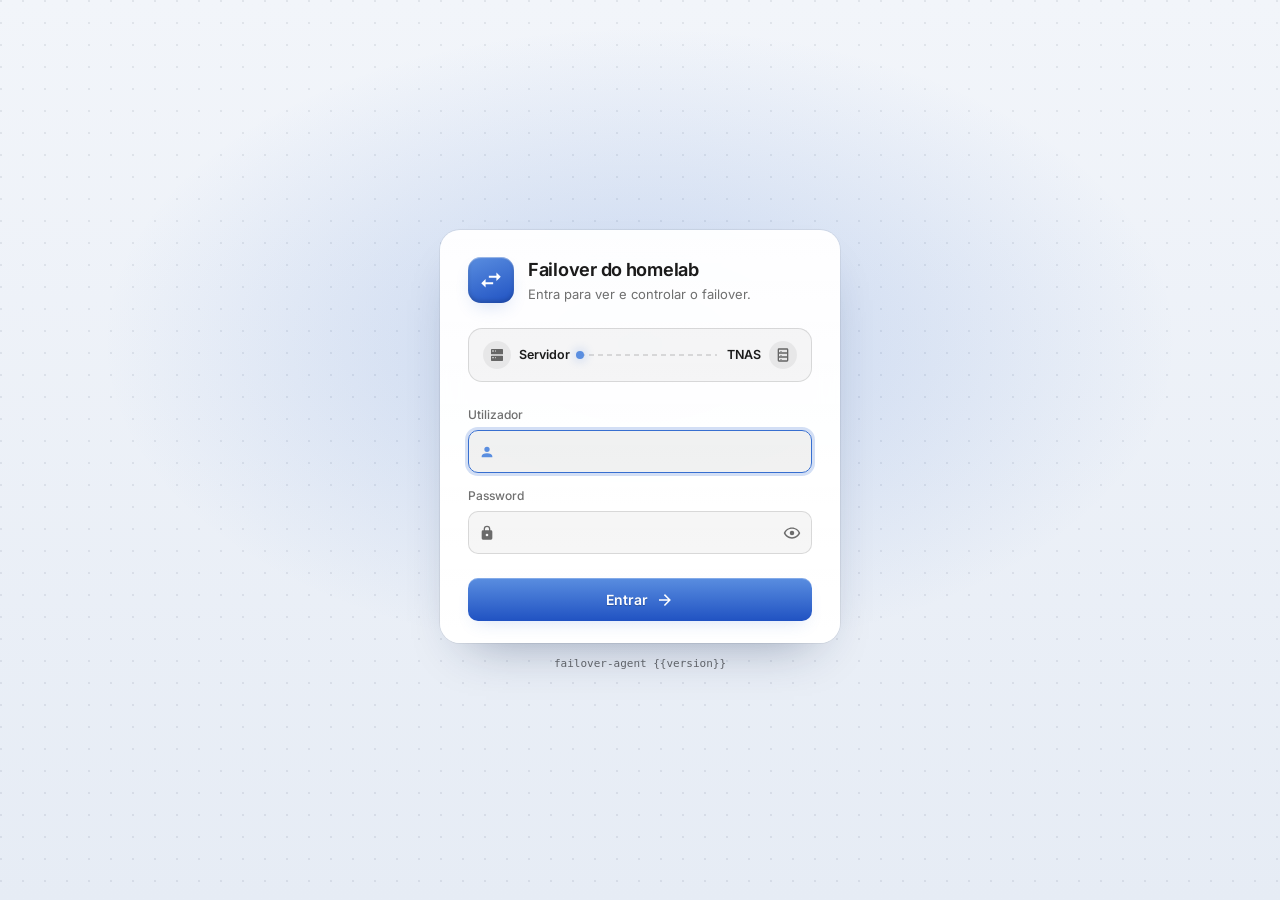
<file: internal/agent/web/login.html>
<!doctype html>
<html lang="pt">
<head>
<meta charset="utf-8">
<meta name="viewport" content="width=device-width, initial-scale=1">
<title>Entrar · Failover</title>
<link rel="manifest" href="manifest.webmanifest">
<meta name="theme-color" content="#1b2635">
<link rel="icon" href="data:image/svg+xml,%3Csvg xmlns='http://www.w3.org/2000/svg' viewBox='0 0 24 24'%3E%3Crect width='24' height='24' rx='6' fill='%232052c2'/%3E%3Cpath fill='%23fff' transform='translate(2.4 2.4) scale(.8)' d='m21 9l-4-4v3h-7v2h7v3M7 11l-4 4l4 4v-3h7v-2H7z'/%3E%3C/svg%3E">
<style>
/* same tokens as index.html (LinuxIO): dark by default, light when asked. One glass card on
   a dot-grid floor; it opens on a servidor ⇄ TNAS that is only decoration: no IP, no state before the login */
@font-face { font-family: "Inter Variable"; src: url(inter.woff2) format("woff2"); font-weight: 100 900; font-display: swap; }
:root {
  color-scheme: dark;
  --font: "Inter Variable", Inter, -apple-system, BlinkMacSystemFont, "Segoe UI", Roboto, sans-serif;
  --mono: ui-monospace, SFMono-Regular, "SF Mono", Menlo, Consolas, monospace;
  --bg: #1b2635; --bg-deep: #141d2a; --dot: rgba(255, 255, 255, .07);
  --card: rgba(17, 25, 42, .62);
  --card-gradient: linear-gradient(180deg, rgba(255,255,255,.16) 0%, rgba(255,255,255,.10) 38%, rgba(255,255,255,.07) 100%);
  --well: rgba(0, 0, 0, .2); --well-hi: rgba(0, 0, 0, .28);
  --shadow: 0 30px 60px -30px rgba(0, 0, 0, .75), 0 0 0 1px rgba(255, 255, 255, .06);
  --text: rgba(255, 255, 255, .95); --muted: rgba(255, 255, 255, .56); --divider: rgba(255, 255, 255, .12);
  --primary: #407ad6; --primary-hi: #6395e0; --primary-dark: #2f65cb; --glow: rgba(64, 122, 214, .35); --error: #f54b3f;
}
@media (prefers-color-scheme: light) {
  :root { color-scheme: light; --bg: #f2f5fa; --bg-deep: #e6ecf5; --dot: rgba(15, 30, 60, .08);
    --card: rgba(255, 255, 255, .86); --card-gradient: linear-gradient(180deg, rgba(255,255,255,.7), rgba(255,255,255,.98));
    --well: rgba(0, 0, 0, .035); --well-hi: rgba(0, 0, 0, .055);
    --shadow: 0 24px 50px -28px rgba(20, 40, 80, .45), 0 0 0 1px rgba(0, 0, 0, .06);
    --text: rgba(15, 15, 15, .95); --muted: rgba(15, 15, 15, .6); --divider: rgba(0, 0, 0, .12);
    --primary: #376fd0; --primary-hi: #5a8ee0; --primary-dark: #2052c2; --glow: rgba(55, 111, 208, .22); --error: #cf222e; }
}
*, *::before, *::after { box-sizing: border-box; }
[hidden] { display: none !important; }
body { margin: 0; min-height: 100vh; display: grid; place-items: center; padding: 32px 16px; color: var(--text);
  font: 400 13px/1.5 var(--font); -webkit-font-smoothing: antialiased; background-color: var(--bg);
  background-image: radial-gradient(60% 50% at 50% 38%, var(--glow), transparent 70%),
    radial-gradient(circle at 1px 1px, var(--dot) 1px, transparent 1.5px), linear-gradient(180deg, var(--bg), var(--bg-deep));
  background-size: auto, 22px 22px, auto; }
.shell { width: min(400px, 100%); display: grid; gap: 14px; }
form { padding: 26px 28px 22px; border-radius: 20px; background-color: var(--card); background-image: var(--card-gradient);
  box-shadow: var(--shadow); backdrop-filter: blur(14px); display: grid; gap: 6px; animation: rise .45s cubic-bezier(.2, .8, .2, 1); }
@keyframes rise { from { opacity: 0; transform: translateY(10px) scale(.985); } }
.head { display: flex; align-items: center; gap: 14px; }
.logo { display: grid; place-items: center; width: 46px; height: 46px; border-radius: 28%; color: #fff; flex: none;
  background: linear-gradient(160deg, var(--primary-hi), var(--primary-dark));
  box-shadow: inset 0 1px 1px rgba(255,255,255,.45), inset 0 -2px 4px rgba(0,0,0,.18), 0 8px 18px -6px var(--glow); }
.logo svg { width: 26px; height: 26px; fill: currentColor; }
h1 { margin: 0; font-size: 18px; font-weight: 650; letter-spacing: -.015em; text-wrap: balance; }
.sub { margin: 2px 0 0; color: var(--muted); }
/* a packet goes to the TNAS and comes back; a transform, so the GPU moves it */
.topo { display: grid; grid-template-columns: auto 1fr auto; align-items: center; gap: 10px; margin: 18px 0 10px;
  padding: 12px 14px; border-radius: 14px; background: var(--well); border: 1px solid var(--divider); }
.node { display: flex; align-items: center; gap: 8px; }
.node i { display: grid; place-items: center; width: 28px; height: 28px; border-radius: 50%; background: var(--well-hi); color: var(--muted); }
.node svg { width: 16px; height: 16px; fill: currentColor; }
.node b { font-size: 12.5px; font-weight: 600; }
.wire { position: relative; height: 2px; background: repeating-linear-gradient(90deg, var(--divider) 0 5px, transparent 5px 9px); }
.wire i { position: absolute; top: 50%; left: 0; width: 8px; height: 8px; margin: -4px 0 0 -4px; border-radius: 50%;
  background: var(--primary-hi); box-shadow: 0 0 10px 2px var(--glow); animation: travel 3.2s cubic-bezier(.6, 0, .4, 1) infinite alternate; will-change: transform; }
@keyframes travel { to { transform: translateX(var(--w, 120px)); } }
label { margin-top: 8px; color: var(--muted); font-size: 12px; font-weight: 500; }
label small { font-weight: 400; }
.field { position: relative; display: flex; align-items: center; }
.field > svg { position: absolute; left: 11px; width: 16px; height: 16px; fill: var(--muted); pointer-events: none; transition: fill .15s; }
.field:focus-within > svg { fill: var(--primary-hi); }
input { width: 100%; padding: 10px 12px 10px 36px; border-radius: 10px; border: 1px solid var(--divider); background: var(--well);
  color: inherit; font: inherit; font-size: 14px; transition: border-color .15s, box-shadow .15s, background .15s; }
input:hover { border-color: color-mix(in srgb, var(--text), transparent 65%); }
input:focus { outline: none; border-color: var(--primary); background: var(--well-hi); box-shadow: 0 0 0 3px var(--glow); }
.peek { position: absolute; right: 4px; display: grid; place-items: center; width: 32px; height: 32px; border: 0; border-radius: 8px;
  background: none; color: var(--muted); cursor: pointer; }
.peek:hover { color: var(--text); background: var(--well-hi); }
.peek svg { width: 18px; height: 18px; fill: currentColor; }
.field:has(.peek) input { padding-right: 40px; }
.err { display: flex; gap: 8px; align-items: flex-start; margin: 10px 0 0; padding: 9px 11px; border-radius: 10px; color: var(--error);
  background: color-mix(in srgb, var(--error) 12%, transparent); border: 1px solid color-mix(in srgb, var(--error) 30%, transparent); }
.err svg { width: 16px; height: 16px; fill: currentColor; flex: none; margin-top: 1px; }
.shake { animation: shake .4s cubic-bezier(.36, .07, .19, .97); }
@keyframes shake { 20%, 60% { transform: translateX(-5px); } 40%, 80% { transform: translateX(5px); } }
.go { margin-top: 18px; display: flex; align-items: center; justify-content: center; gap: 8px; padding: 11px 16px; border: 0; border-radius: 10px;
  background: linear-gradient(180deg, var(--primary-hi), var(--primary-dark)); color: #fff; font: inherit; font-size: 14px; font-weight: 600;
  cursor: pointer; text-shadow: 0 1px 1px rgba(0,0,0,.25); box-shadow: inset 0 1px 0 rgba(255,255,255,.25), 0 8px 18px -8px var(--glow); transition: filter .15s, transform .15s; }
.go:hover { filter: brightness(1.08); }
.go:active { transform: translateY(1px); }
.go svg { width: 18px; height: 18px; fill: currentColor; transition: transform .2s; }
.go:hover svg { transform: translateX(3px); }
:focus-visible { outline: 2px solid var(--primary); outline-offset: 2px; }
.foot { margin: 0; text-align: center; color: var(--muted); font: 500 11px var(--mono); }
code { font: 500 11.5px var(--mono); padding: 1px 5px; border-radius: 5px; background: var(--well-hi); }
.note { margin: 16px 0 0; color: var(--muted); }
@media (max-width: 420px) { form { padding: 22px 18px 18px; } .topo { padding: 10px; gap: 8px; } }
@media (prefers-reduced-motion: reduce) { form, .wire i, .shake { animation: none; } }
</style>
</head>
<body>
<svg width="0" height="0" style="position:absolute" aria-hidden="true">
  <symbol id="i-swap" viewBox="0 0 24 24"><path d="m21 9l-4-4v3h-7v2h7v3M7 11l-4 4l4 4v-3h7v-2H7z"/></symbol>
  <symbol id="i-server" viewBox="0 0 24 24"><path d="M4 3h16a1 1 0 0 1 1 1v6a1 1 0 0 1-1 1H4a1 1 0 0 1-1-1V4a1 1 0 0 1 1-1m0 10h16a1 1 0 0 1 1 1v6a1 1 0 0 1-1 1H4a1 1 0 0 1-1-1v-6a1 1 0 0 1 1-1m5-6h1V5H9zm0 10h1v-2H9zM5 5v2h2V5zm0 10v2h2v-2z"/></symbol>
  <symbol id="i-nas" viewBox="0 0 24 24"><path d="M6 2h12a2 2 0 0 1 2 2v16a2 2 0 0 1-2 2H6a2 2 0 0 1-2-2V4a2 2 0 0 1 2-2m0 2v4h12V4zm0 6v4h12v-4zm0 6v4h12v-4zm2-10h2v1H8zm0 6h2v1H8zm0 6h2v1H8z"/></symbol>
  <symbol id="i-user" viewBox="0 0 24 24"><path d="M12 4a4 4 0 0 1 4 4a4 4 0 0 1-4 4a4 4 0 0 1-4-4a4 4 0 0 1 4-4m0 10c4.42 0 8 1.79 8 4v2H4v-2c0-2.21 3.58-4 8-4"/></symbol>
  <symbol id="i-lock" viewBox="0 0 24 24"><path d="M12 17a2 2 0 0 0 2-2a2 2 0 0 0-2-2a2 2 0 0 0-2 2a2 2 0 0 0 2 2m6-9a2 2 0 0 1 2 2v10a2 2 0 0 1-2 2H6a2 2 0 0 1-2-2V10a2 2 0 0 1 2-2h1V6a5 5 0 0 1 5-5a5 5 0 0 1 5 5v2zm-6-5a3 3 0 0 0-3 3v2h6V6a3 3 0 0 0-3-3"/></symbol>
  <symbol id="i-eye" viewBox="0 0 24 24"><path d="M12 9a3 3 0 0 1 3 3a3 3 0 0 1-3 3a3 3 0 0 1-3-3a3 3 0 0 1 3-3m0-4.5c5 0 9.27 3.11 11 7.5c-1.73 4.39-6 7.5-11 7.5S2.73 16.39 1 12c1.73-4.39 6-7.5 11-7.5M3.18 12a9.821 9.821 0 0 0 17.64 0a9.821 9.821 0 0 0-17.64 0"/></symbol>
  <symbol id="i-arrow" viewBox="0 0 24 24"><path d="M4 11v2h12l-5.5 5.5l1.42 1.42L19.84 12l-7.92-7.92L10.5 5.5L16 11z"/></symbol>
  <symbol id="i-alert" viewBox="0 0 24 24"><path d="M13 13h-2V7h2m0 10h-2v-2h2M12 2A10 10 0 0 0 2 12a10 10 0 0 0 10 10a10 10 0 0 0 10-10A10 10 0 0 0 12 2"/></symbol>
</svg>
<template id="topo"><div class="topo" aria-hidden="true">
  <span class="node"><i><svg><use href="#i-server"/></svg></i><b>Servidor</b></span>
  <span class="wire"><i></i></span>
  <span class="node"><b>TNAS</b><i><svg><use href="#i-nas"/></svg></i></span>
</div></template>
<div class="shell">
<!-- Plain form posts with the standard field names and autocomplete tokens,
     so password managers (Bitwarden) fill them in and offer to save them. -->
<form method="post" action="/login" id="login">
  <div class="head"><span class="logo" aria-hidden="true"><svg><use href="#i-swap"/></svg></span>
    <div><h1>Failover do homelab</h1><p class="sub">Entra para ver e controlar o failover.</p></div></div>
  <div data-topo></div>
  <label for="username">Utilizador</label>
  <div class="field"><svg><use href="#i-user"/></svg>
    <input id="username" name="username" type="text" autocomplete="username" autocapitalize="none" spellcheck="false" required autofocus></div>
  <label for="password">Password</label>
  <div class="field"><svg><use href="#i-lock"/></svg>
    <input id="password" name="password" type="password" autocomplete="current-password" required>
    <button type="button" class="peek" aria-label="Mostrar a password" aria-pressed="false"><svg><use href="#i-eye"/></svg></button></div>
  <p class="err" id="err" role="alert" hidden><svg><use href="#i-alert"/></svg><span>Utilizador ou password errados.</span></p>
  <button type="submit" class="go">Entrar<svg><use href="#i-arrow"/></svg></button>
</form>
<!-- The first visit: no account yet, whoever opens the page makes it. -->
<form method="post" action="/setup" id="setup" hidden>
  <div class="head"><span class="logo" aria-hidden="true"><svg><use href="#i-swap"/></svg></span>
    <div><h1>Criar a conta de administrador</h1><p class="sub">É a primeira vez que abres o failover.</p></div></div>
  <div data-topo></div>
  <label for="s-username">Utilizador</label>
  <div class="field"><svg><use href="#i-user"/></svg>
    <input id="s-username" name="username" type="text" autocomplete="username" autocapitalize="none" spellcheck="false" required></div>
  <label for="s-password">Password <small>(pelo menos 8 caracteres)</small></label>
  <div class="field"><svg><use href="#i-lock"/></svg>
    <input id="s-password" name="password" type="password" autocomplete="new-password" minlength="8" required>
    <button type="button" class="peek" aria-label="Mostrar a password" aria-pressed="false"><svg><use href="#i-eye"/></svg></button></div>
  <label for="s-password2">Repetir a password</label>
  <div class="field"><svg><use href="#i-lock"/></svg>
    <input id="s-password2" name="password2" type="password" autocomplete="new-password" minlength="8" required></div>
  <p class="err" id="s-err" role="alert" hidden><svg><use href="#i-alert"/></svg><span></span></p>
  <button type="submit" class="go">Criar e entrar<svg><use href="#i-arrow"/></svg></button>
</form>
<form id="closed" hidden>
  <div class="head"><span class="logo" aria-hidden="true"><svg><use href="#i-swap"/></svg></span>
    <div><h1>Ainda não há conta</h1><p class="sub">A conta só se cria nos 30 minutos a seguir ao arranque.</p></div></div>
  <p class="note">Assim ninguém na rede a cria antes de ti. Reinicia o container (<code>docker restart failover-agent</code>) e abre esta página logo a seguir.</p>
</form>
<p class="foot">failover-agent {{version}}</p>
</div>
<script>
const $ = id => document.getElementById(id);
const mode = document.body.dataset.setup, erro = new URLSearchParams(location.search).get('erro');
const why = {curta: 'A password tem de ter pelo menos 8 caracteres.', longa: 'A password pode ter até 72 caracteres.', diferentes: 'As duas passwords não são iguais.',
  utilizador: 'Escolhe um utilizador, sem espaços.', existe: 'A conta já foi criada: entra com ela.',
  fora: 'Já passaram 30 minutos desde o arranque: reinicia o agente para criar a conta.', erro: 'Não foi possível guardar a conta.'};
document.querySelectorAll('[data-topo]').forEach(el => el.replaceWith($('topo').content.cloneNode(true)));
const fail = (form, err) => {
  err.hidden = false;
  if (why[erro]) err.lastElementChild.textContent = why[erro];
  form.classList.add('shake');
};
if (mode === 'open') {
  $('login').hidden = true;
  $('setup').hidden = false;
  $('s-username').focus();
  if (erro && why[erro]) fail($('setup'), $('s-err'));
} else if (mode === 'closed') {
  $('login').hidden = true;
  $('closed').hidden = false;
} else if (erro) {
  fail($('login'), $('err'));
}
// show or hide the password typed
document.addEventListener('click', e => {
  const p = e.target.closest('.peek');
  if (!p) return;
  const i = p.parentElement.querySelector('input'), show = i.type === 'password';
  i.type = show ? 'text' : 'password';
  p.setAttribute('aria-pressed', show);
  p.setAttribute('aria-label', show ? 'Esconder a password' : 'Mostrar a password');
});
// the packet runs the wire's whole width
const sizeWires = () => document.querySelectorAll('.wire').forEach(w => w.style.setProperty('--w', w.clientWidth + 'px'));
addEventListener('resize', sizeWires);
sizeWires();
</script>
</body>
</html>
</file>
